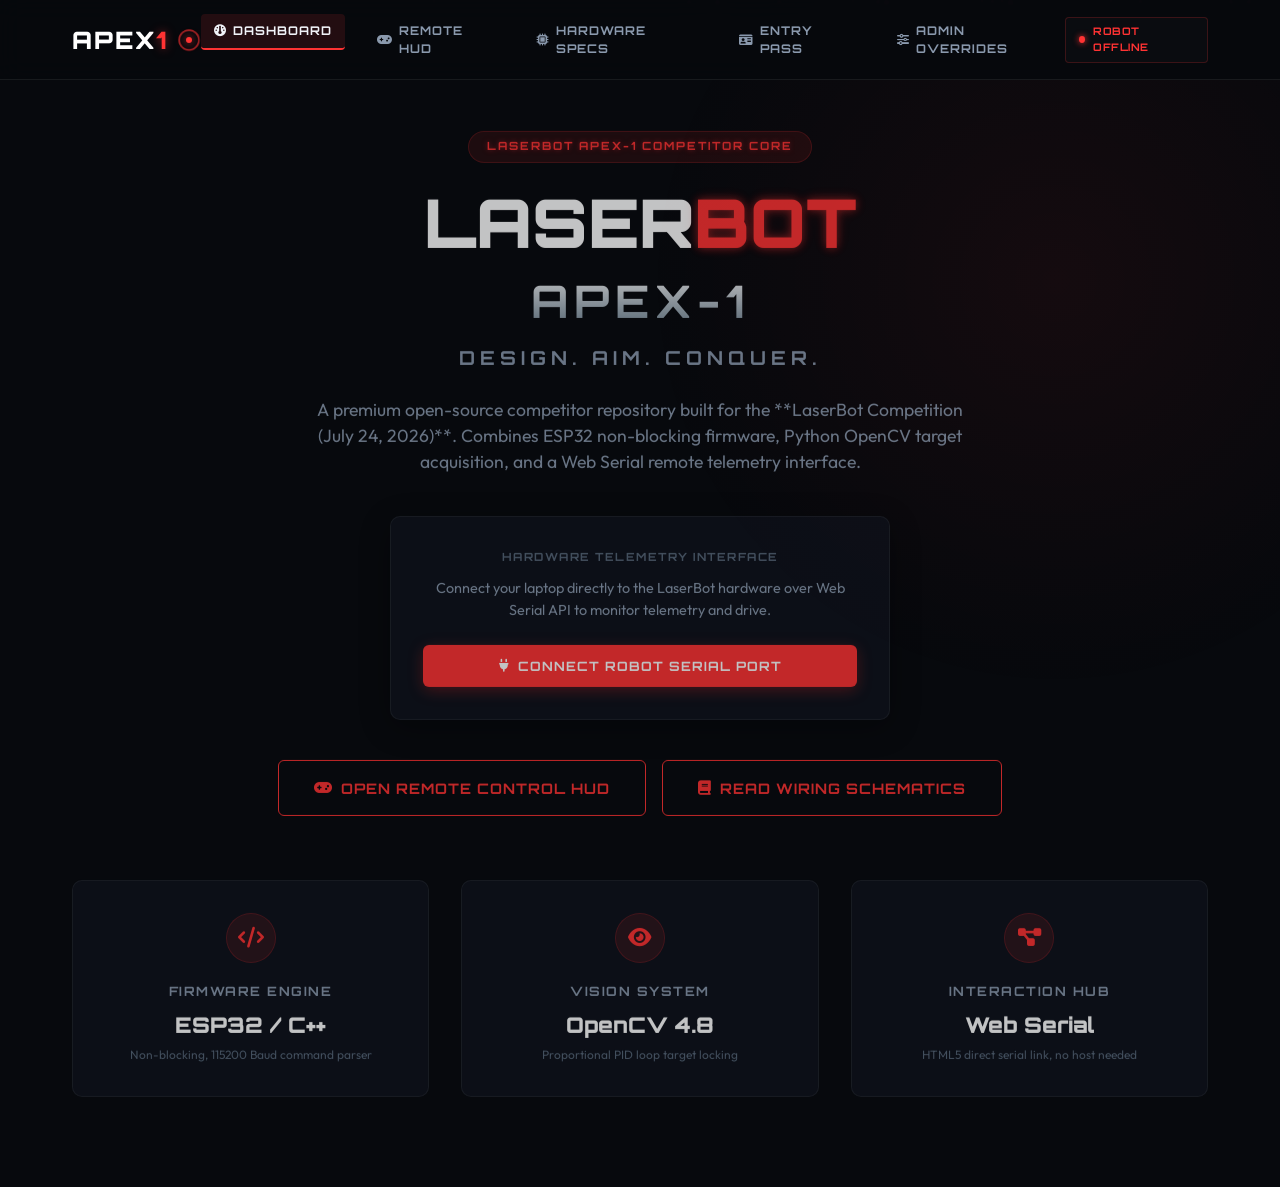
<file: index.html>
<!DOCTYPE html>
<html lang="en">
<head>
  <meta charset="UTF-8">
  <meta http-equiv="refresh" content="0; url=web-control/index.html">
  <title>LaserBot Apex-1 Redirect</title>
</head>
<body>
  <p>Redirecting to the <a href="web-control/index.html">LaserBot Apex-1 Telemetry Dashboard</a>...</p>
</body>
</html>
</file>
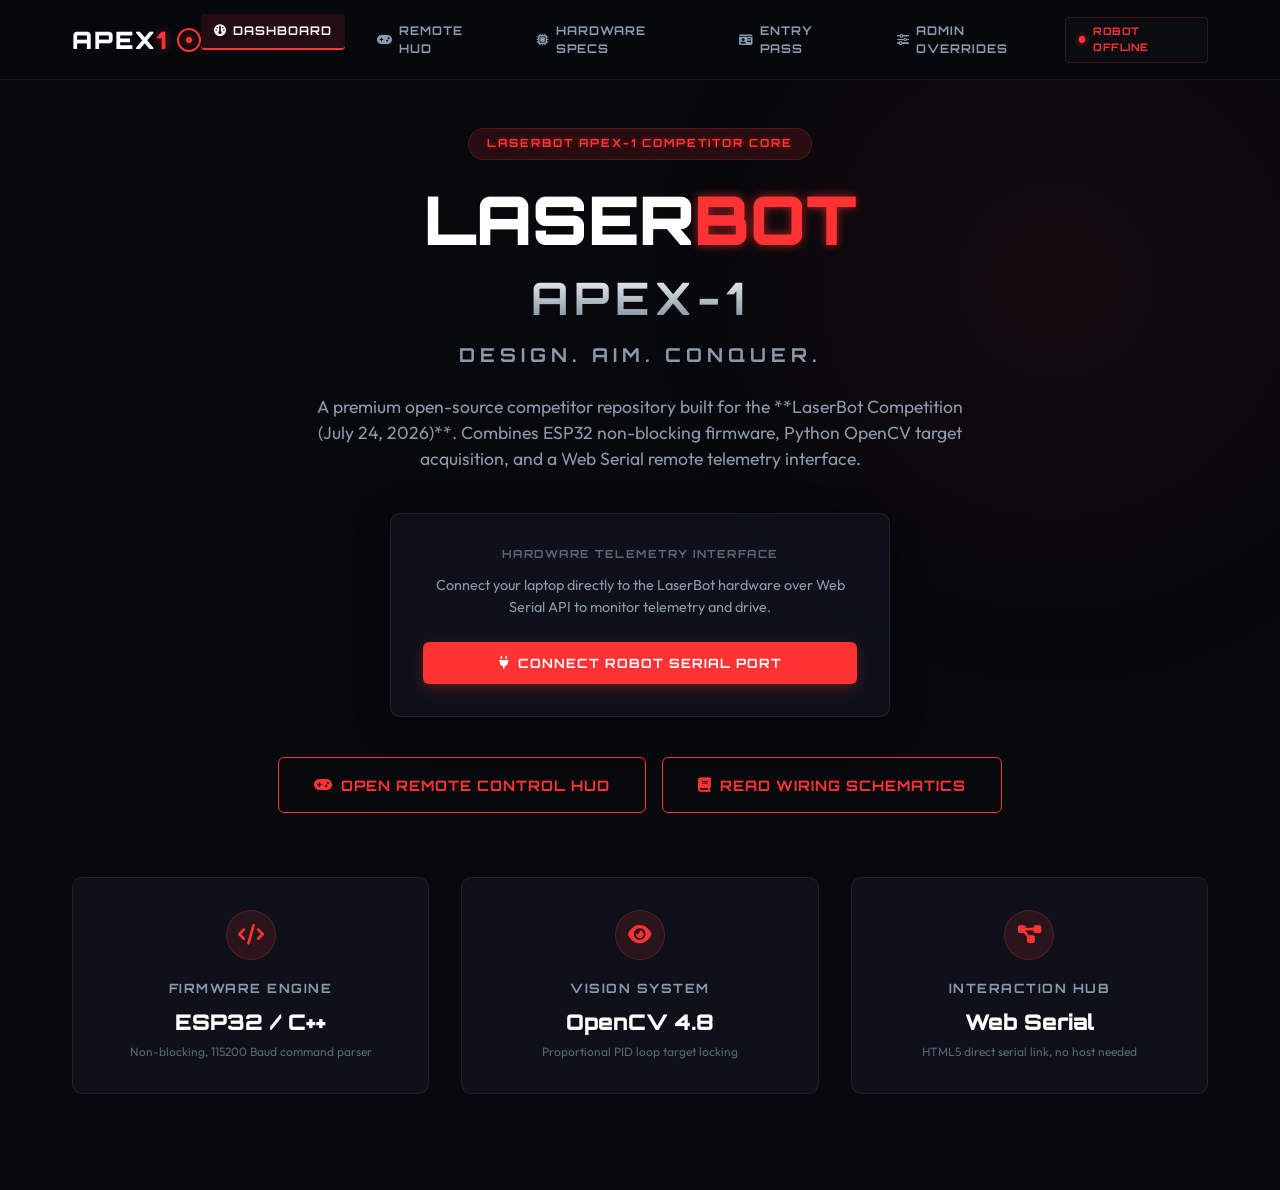
<file: web-control/index.html>
<!DOCTYPE html>
<html lang="en">
<head>
  <meta charset="UTF-8">
  <meta name="viewport" content="width=device-width, initial-scale=1.0">
  <meta name="description" content="LaserBot Apex-1 Dashboard - Competitor Control Hub. Web Serial telemetry interface, target simulator, and hardware configurations.">
  <title>LaserBot Apex-1 | Control Room & Telemetry</title>
  
  <!-- Fonts & Icons -->
  <link rel="preconnect" href="https://fonts.googleapis.com">
  <link rel="preconnect" href="https://fonts.gstatic.com" crossorigin>
  <link href="https://fonts.googleapis.com/css2?family=Orbitron:wght@400;700;900&family=Outfit:wght@300;400;600;700&family=Inter:wght@300;400;600&display=swap" rel="stylesheet">
  <link rel="stylesheet" href="https://cdnjs.cloudflare.com/ajax/libs/font-awesome/6.4.0/css/all.min.css">
  
  <!-- Custom CSS -->
  <link rel="stylesheet" href="css/style.css">
</head>
<body>

  <!-- Particle Background -->
  <div id="particles-container"></div>
  
  <!-- Global Laser Glow Background -->
  <div class="laser-bg-glow"></div>

  <!-- Header & Navigation -->
  <header>
    <div class="header-container">
      <div class="logo" onclick="app.navigateTo('home')">
        <span class="logo-text">APEX<span class="logo-highlight">1</span></span>
        <div class="logo-target-icon">
          <div class="target-ring"></div>
          <div class="target-dot"></div>
        </div>
      </div>
      <nav>
        <ul>
          <li><a href="#home" class="nav-link active" onclick="app.navigateTo('home')"><i class="fa-solid fa-gauge"></i> Dashboard</a></li>
          <li><a href="#control" class="nav-link" onclick="app.navigateTo('control')"><i class="fa-solid fa-gamepad"></i> Remote HUD</a></li>
          <li><a href="#hardware" class="nav-link" onclick="app.navigateTo('hardware')"><i class="fa-solid fa-microchip"></i> Hardware specs</a></li>
          <li><a href="#register" class="nav-link" onclick="app.navigateTo('register')"><i class="fa-solid fa-id-card"></i> Entry Pass</a></li>
          <li><a href="#admin" class="nav-link" onclick="app.navigateTo('admin')"><i class="fa-solid fa-sliders"></i> Admin Overrides</a></li>
        </ul>
      </nav>
      <!-- Telemetry Quick Indicator -->
      <div class="header-serial-status offline" id="serial-status-indicator">
        <span class="status-dot"></span>
        <span class="status-text">ROBOT OFFLINE</span>
      </div>
      <div class="nav-toggle" id="nav-toggle">
        <span></span>
        <span></span>
        <span></span>
      </div>
    </div>
  </header>

  <!-- Notification Container (Toasts) -->
  <div id="toast-container"></div>

  <!-- Main Content Wrappers -->
  <main>
    
    <!-- 1. DASHBOARD VIEW (HOME) -->
    <section id="view-home" class="view-section active">
      <div class="hero-section">
        <div class="hero-badge">LASERBOT APEX-1 COMPETITOR CORE</div>
        <h1 class="hero-title">LASER<span class="text-glow-red">BOT</span><br><span class="title-sub">APEX-1</span></h1>
        <p class="hero-tagline">DESIGN. AIM. CONQUER.</p>
        <p class="hero-description">
          A premium open-source competitor repository built for the **LaserBot Competition (July 24, 2026)**. 
          Combines ESP32 non-blocking firmware, Python OpenCV target acquisition, and a Web Serial remote telemetry interface.
        </p>

        <!-- Connection CTA -->
        <div class="countdown-container dashboard-cta">
          <div class="countdown-title">HARDWARE TELEMETRY INTERFACE</div>
          <p style="font-size: 0.9rem; color: var(--text-secondary); margin-bottom: 1.5rem;">
            Connect your laptop directly to the LaserBot hardware over Web Serial API to monitor telemetry and drive.
          </p>
          <button class="btn btn-primary btn-block glow-on-hover" onclick="app.connectSerial()">
            <i class="fa-solid fa-plug"></i> Connect Robot Serial Port
          </button>
        </div>

        <div class="hero-actions">
          <button class="btn btn-secondary btn-lg" onclick="app.navigateTo('control')">
            <i class="fa-solid fa-gamepad"></i> Open Remote Control HUD
          </button>
          <button class="btn btn-secondary btn-lg" onclick="app.navigateTo('hardware')">
            <i class="fa-solid fa-book"></i> Read Wiring Schematics
          </button>
        </div>
      </div>

      <!-- Quick Info Grid -->
      <div class="info-grid">
        <div class="info-card">
          <div class="info-icon"><i class="fa-solid fa-code"></i></div>
          <h3>FIRMWARE ENGINE</h3>
          <p class="info-val">ESP32 / C++</p>
          <span class="info-note">Non-blocking, 115200 Baud command parser</span>
        </div>
        
        <div class="info-card">
          <div class="info-icon"><i class="fa-solid fa-eye"></i></div>
          <h3>VISION SYSTEM</h3>
          <p class="info-val">OpenCV 4.8</p>
          <span class="info-note">Proportional PID loop target locking</span>
        </div>

        <div class="info-card">
          <div class="info-icon"><i class="fa-solid fa-diagram-project"></i></div>
          <h3>INTERACTION HUB</h3>
          <p class="info-val">Web Serial</p>
          <span class="info-note">HTML5 direct serial link, no host needed</span>
        </div>
      </div>
    </section>

    <!-- 2. REMOTE CONTROL HUD -->
    <section id="view-control" class="view-section">
      <div class="section-header">
        <h2>REMOTE CONTROL <span class="text-glow-red">HUD</span></h2>
        <p>Live steering controls, turret aiming mechanics, and serial transmitter logs</p>
      </div>

      <div class="simulator-layout">
        <!-- Interactive Canvas / Telemetry Screen -->
        <div class="canvas-container">
          <canvas id="simulator-canvas" width="800" height="400"></canvas>
          <div class="canvas-overlay" id="simulator-overlay">
            <div class="overlay-content">
              <h3>OFFLINE SIMULATOR ACTIVE</h3>
              <p>Aiming calibration sandbox. Click below to begin calibration. (Web Serial commands are bypassed during sandbox runs).</p>
              <button class="btn btn-primary" onclick="simulator.startChallenge()">Start Calibration Match</button>
            </div>
          </div>
          
          <!-- Telemetry Overlays -->
          <div class="simulator-hud">
            <div class="hud-item">
              <span class="hud-label">PAN</span>
              <span class="hud-val" id="telemetry-pan">90°</span>
            </div>
            <div class="hud-item">
              <span class="hud-label">TILT</span>
              <span class="hud-val" id="telemetry-tilt">90°</span>
            </div>
            <div class="hud-item">
              <span class="hud-label">LASER</span>
              <span class="hud-val" id="telemetry-laser">OFF</span>
            </div>
          </div>
        </div>

        <!-- Steering Controllers -->
        <div class="controls-panel">
          <div class="control-tab-header">
            <h3>Control Room</h3>
            <span class="badge" id="hud-connection-badge">OFFLINE</span>
          </div>

          <div class="control-group">
            <label for="control-angle">Aim Yaw (Pan Servo): <span id="val-angle">90°</span></label>
            <input type="range" id="control-angle" min="0" max="180" value="90" oninput="app.updateAnglesFromSliders()">
          </div>
          
          <div class="control-group">
            <label for="control-power">Aim Pitch (Tilt Servo): <span id="val-power">90°</span></label>
            <input type="range" id="control-power" min="0" max="180" value="90" oninput="app.updateAnglesFromSliders()">
          </div>

          <div class="hud-divider"></div>

          <!-- Movement Buttons -->
          <div class="steering-keyboard-layout">
            <span class="kbd-label">CHASSIS LOCOMOTION</span>
            <div class="kbd-grid">
              <div></div>
              <div class="kbd-key" id="key-w" data-dir="forward"><i class="fa-solid fa-caret-up"></i><span>W</span></div>
              <div></div>
              <div class="kbd-key" id="key-a" data-dir="left"><i class="fa-solid fa-caret-left"></i><span>A</span></div>
              <div class="kbd-key" id="key-s" data-dir="backward"><i class="fa-solid fa-caret-down"></i><span>S</span></div>
              <div class="kbd-key" id="key-d" data-dir="right"><i class="fa-solid fa-caret-right"></i><span>D</span></div>
            </div>
            <span class="kbd-note">Hold keys to drive, release to stop.</span>
          </div>

          <button id="btn-fire" class="btn btn-danger btn-lg btn-fire-laser" onmousedown="app.laserTrigger(true)" onmouseup="app.laserTrigger(false)">
            <span class="fire-normal"><i class="fa-solid fa-bolt"></i> EMIT LASER (Spacebar)</span>
            <span class="fire-active"><i class="fa-solid fa-radiation fa-fade"></i> LASER ON</span>
          </button>
          
          <!-- Terminal Logs -->
          <div class="serial-terminal">
            <div class="terminal-header">
              <span>Serial Transmitter Logs</span>
              <button onclick="app.clearTerminal()">Clear</button>
            </div>
            <div class="terminal-body" id="serial-terminal-logs">
              [SYSTEM] Web Serial API ready. Connect device to see packet logs...
            </div>
          </div>
        </div>
      </div>
    </section>

    <!-- 3. HARDWARE REFERENCE -->
    <section id="view-hardware" class="view-section">
      <div class="section-header">
        <h2>HARDWARE <span class="text-glow-red">SPECIFICATIONS</span></h2>
        <p>BOM parts list, connection mapping, and electrical layout</p>
      </div>

      <div class="tab-content active" style="background: var(--bg-card); padding: 2.5rem;">
        <div class="hardware-grid-layout">
          <div>
            <h3>Bill of Materials (BOM)</h3>
            <p style="font-size: 0.9rem; color: var(--text-secondary); margin-bottom: 1.5rem;">
              Required parts to construct the LaserBot Apex-1 mobile target aim robot.
            </p>
            <ul class="spec-list">
              <li><strong>Microcontroller:</strong> ESP32 DevKit v1 (30 pins).</li>
              <li><strong>Motor Driver:</strong> L298N H-Bridge Module.</li>
              <li><strong>Chassis Motors:</strong> 2x DC Gearbox Motors (3-6V) with wheels.</li>
              <li><strong>Turret Servos:</strong> 2x SG90 9g Micro Servos (Yaw/Pitch).</li>
              <li><strong>Aiming Module:</strong> 5V Red Laser Diode (<1mW Class 2).</li>
              <li><strong>Laser Switch:</strong> BC547 NPN Transistor + 220Ω Resistor buffer.</li>
              <li><strong>Power Pack:</strong> 2x 18650 Li-ion cells (7.4V output).</li>
            </ul>
          </div>
          <div>
            <h3>Wiring Connections Matrix</h3>
            <div class="table-container" style="border: 1px solid var(--border-color); background: var(--bg-primary);">
              <table class="leaderboard-table" style="font-size: 0.85rem;">
                <thead>
                  <tr>
                    <th>ESP32 GPIO Pin</th>
                    <th>Device</th>
                    <th>Device Pin</th>
                  </tr>
                </thead>
                <tbody>
                  <tr><td>GPIO 12</td><td>L298N Driver</td><td>IN1 (Left Fwd)</td></tr>
                  <tr><td>GPIO 13</td><td>L298N Driver</td><td>IN2 (Left Bwd)</td></tr>
                  <tr><td>GPIO 14</td><td>L298N Driver</td><td>IN3 (Right Fwd)</td></tr>
                  <tr><td>GPIO 27</td><td>L298N Driver</td><td>IN4 (Right Bwd)</td></tr>
                  <tr><td>GPIO 19</td><td>Pan Servo (Yaw)</td><td>Orange/PWM Pin</td></tr>
                  <tr><td>GPIO 18</td><td>Tilt Servo (Pitch)</td><td>Orange/PWM Pin</td></tr>
                  <tr><td>GPIO 23</td><td>BC547 Switch</td><td>Resistor Base (Laser Switch)</td></tr>
                </tbody>
              </table>
            </div>
          </div>
        </div>
      </div>
    </section>

    <!-- 4. ENTRY PASS REGISTRATION -->
    <section id="view-register" class="view-section">
      <div class="section-header">
        <h2>PORTAL <span class="text-glow-red">REGISTRATION PASS</span></h2>
        <p>Compile team configurations and generate a printable entry ticket badge</p>
      </div>

      <div class="registration-layout">
        <!-- Form Container -->
        <div class="form-container-card">
          <form id="registration-form" onsubmit="app.handleRegistration(event)">
            <h3>Team Registration Details</h3>
            
            <div class="form-row">
              <div class="form-control-group">
                <label for="reg-team-name">Registered Team Name <span class="required">*</span></label>
                <input type="text" id="reg-team-name" required placeholder="Enter team name">
              </div>
              <div class="form-control-group">
                <label for="reg-institution">Institution / Department <span class="required">*</span></label>
                <input type="text" id="reg-institution" required placeholder="e.g. Department of Physical Science">
              </div>
            </div>

            <div class="form-row">
              <div class="form-control-group">
                <label for="reg-leader-name">Team Leader Full Name <span class="required">*</span></label>
                <input type="text" id="reg-leader-name" required placeholder="Leader's name">
              </div>
              <div class="form-control-group">
                <label for="reg-leader-email">Leader Email Address <span class="required">*</span></label>
                <input type="email" id="reg-leader-email" required placeholder="leader@domain.com">
              </div>
            </div>

            <div class="form-row">
              <div class="form-control-group">
                <label for="reg-leader-phone">Contact Phone Number <span class="required">*</span></label>
                <input type="tel" id="reg-leader-phone" required placeholder="e.g. +94 XXXXXXXXX" pattern="[0-9+\s-]{8,15}">
              </div>
              <div class="form-control-group">
                <label for="reg-member-count">Additional Team Members (Max 4)</label>
                <select id="reg-member-count" onchange="app.renderMemberFields()">
                  <option value="0">None (Individual Registration)</option>
                  <option value="1">1 Member</option>
                  <option value="2">2 Members</option>
                  <option value="3">3 Members</option>
                  <option value="4">4 Members</option>
                </select>
              </div>
            </div>

            <!-- Dynamic Team Members Container -->
            <div id="dynamic-members-container"></div>

            <button type="submit" class="btn btn-primary btn-block glow-on-hover mt-3">
              <i class="fa-solid fa-arrow-right-to-bracket"></i> GENERATE ENTRY PASS TICKET
            </button>
          </form>
        </div>

        <!-- Ticket / Confirmation Sidebar -->
        <div class="confirmation-sidebar">
          <div class="ticket-status-box" id="ticket-status-box">
            <div class="empty-state">
              <i class="fa-solid fa-ticket-simple"></i>
              <h4>No Entry Ticket Compiled</h4>
              <p>Complete the form on the left to compile your LaserBot Competition entry badge.</p>
            </div>
            
            <div class="ticket-wrapper hidden" id="ticket-wrapper">
              <div class="ticket-card" id="printable-ticket">
                <div class="ticket-header">
                  <div class="logo">LASER<span>BOT</span></div>
                  <div class="badge">COMPETITOR</div>
                </div>
                
                <div class="ticket-body">
                  <div class="ticket-info-row">
                    <div class="ticket-field">
                      <span class="field-label">TEAM ENTRY NAME</span>
                      <span class="field-val" id="ticket-team-name">APEX AIMERS</span>
                    </div>
                    <div class="ticket-field text-right">
                      <span class="field-label">ROBOT ID</span>
                      <span class="field-val code-font" id="ticket-id">LB-78923</span>
                    </div>
                  </div>

                  <div class="ticket-info-row">
                    <div class="ticket-field">
                      <span class="field-label">LEADER / PILOT</span>
                      <span class="field-val" id="ticket-leader">Jane Doe</span>
                    </div>
                    <div class="ticket-field text-right">
                      <span class="field-label">CREW SIZE</span>
                      <span class="field-val" id="ticket-members">5 Total</span>
                    </div>
                  </div>

                  <div class="ticket-info-row">
                    <div class="ticket-field">
                      <span class="field-label">INSTITUTION</span>
                      <span class="field-val" id="ticket-institution">Physical Science</span>
                    </div>
                    <div class="ticket-field text-right">
                      <span class="field-label">EVENT DATE</span>
                      <span class="field-val code-font">24-JULY-2026</span>
                    </div>
                  </div>
                  
                  <div class="ticket-footer">
                    <div class="ticket-barcode">
                      <div class="barcode-lines" id="ticket-barcode-lines"></div>
                      <span class="barcode-text" id="ticket-barcode-text">LB-2026-908123</span>
                    </div>
                    <div class="ticket-qrcode">
                      <div class="qr-grid" id="ticket-qr-grid"></div>
                    </div>
                  </div>
                </div>
              </div>
              <div class="ticket-actions">
                <button class="btn btn-secondary btn-block" onclick="app.printTicket()"><i class="fa-solid fa-print"></i> Print Ticket Pass</button>
                <button class="btn btn-danger btn-block" onclick="app.resetRegistration()"><i class="fa-solid fa-trash-can"></i> Reset Ticket</button>
              </div>
            </div>
          </div>
        </div>
      </div>
    </section>

    <!-- 5. ADMIN CONTROLS (LEADERBOARD) -->
    <section id="view-admin" class="view-section">
      <div class="section-header">
        <h2>LEADERBOARD & <span class="text-glow-red">ADMIN OVERRIDES</span></h2>
        <p>Log calibration run results, filter timings, and export session data</p>
      </div>

      <div class="admin-grid">
        <!-- Sidebar Database Controls -->
        <div class="admin-sidebar-card">
          <h3>Session Metrics</h3>
          
          <div class="db-stats">
            <div class="stat-card">
              <span class="stat-num" id="stat-total-teams">0</span>
              <span class="stat-lbl">Registered Runs</span>
            </div>
            <div class="stat-card">
              <span class="stat-num" id="stat-best-time">00.00s</span>
              <span class="stat-lbl">Record Activation Time</span>
            </div>
          </div>

          <div class="admin-action-list">
            <h4>Export Timings Database</h4>
            <div class="btn-group-stacked">
              <button class="btn btn-secondary" onclick="admin.exportJSON()"><i class="fa-solid fa-file-code"></i> Export JSON</button>
              <button class="btn btn-secondary" onclick="admin.exportCSV()"><i class="fa-solid fa-file-csv"></i> Export CSV</button>
            </div>

            <h4 class="mt-4">Leaderboard Controls</h4>
            <button class="btn btn-danger btn-block" onclick="admin.openScoreModal()"><i class="fa-solid fa-plus"></i> Add Manual Score Run</button>
            
            <h4 class="mt-4">Reset Defaults</h4>
            <button class="btn btn-outline-danger btn-block" onclick="admin.resetSystemData()"><i class="fa-solid fa-power-off"></i> Reset Data</button>
          </div>
        </div>

        <!-- Database List -->
        <div class="admin-main-card">
          <h3>Logged Run Timings</h3>
          
          <div class="admin-table-container">
            <table class="admin-table">
              <thead>
                <tr>
                  <th>Rank</th>
                  <th>Team Name</th>
                  <th>Institution / Affiliation</th>
                  <th>Activation Time</th>
                  <th>Type</th>
                  <th style="text-align: right;">Delete</th>
                </tr>
              </thead>
              <tbody id="admin-tbody-registrations">
                <!-- Loaded dynamically -->
              </tbody>
            </table>
          </div>
        </div>
      </div>

      <!-- Add Score Modal -->
      <div class="modal-overlay" id="score-modal">
        <div class="modal-card">
          <div class="modal-header">
            <h3>Add Custom Score Run</h3>
            <button class="modal-close" onclick="admin.closeScoreModal()">&times;</button>
          </div>
          <div class="modal-body">
            <div class="form-control-group">
              <label for="modal-team-name">Team Name</label>
              <input type="text" id="modal-team-name" placeholder="Enter team name">
            </div>
            <div class="form-control-group">
              <label for="modal-institution">Institution</label>
              <input type="text" id="modal-institution" placeholder="e.g. Department of Physical Science">
            </div>
            <div class="form-control-group">
              <label for="modal-run-time">Target Activation Time (seconds)</label>
              <input type="number" id="modal-run-time" step="0.01" min="1.00" max="600.00" placeholder="e.g. 14.52">
            </div>
            <div class="form-control-group">
              <label for="modal-run-type">Match Run Type</label>
              <select id="modal-run-type">
                <option value="verified">Verified Arena Match</option>
                <option value="simulator">Simulator Training Run</option>
              </select>
            </div>
          </div>
          <div class="modal-footer">
            <button class="btn btn-secondary" onclick="admin.closeScoreModal()">Cancel</button>
            <button class="btn btn-success" onclick="admin.submitCustomScore()">Save Run</button>
          </div>
        </div>
      </div>
    </section>

  </main>

  <!-- Core Javascript -->
  <script src="js/app.js"></script>
  <script src="js/simulator.js"></script>
  <script src="js/admin.js"></script>
</body>
</html>
</file>
<file: web-control/css/style.css>
/* ==========================================================================
   LASERBOT APEX-1 - TELEMETRY REMOTE HUD STYLE (VANILLA CSS)
   ========================================================================== */

/* 1. CSS VARIABLES & SYSTEM RESET */
:root {
  --bg-primary: #07090d;
  --bg-secondary: #0c0e14;
  --bg-card: rgba(18, 22, 33, 0.7);
  --bg-input: #0f121a;
  
  --primary-red: #ff3333;
  --primary-red-hover: #ff1a1a;
  --primary-red-glow: rgba(255, 51, 51, 0.5);
  --primary-red-glow-subtle: rgba(255, 51, 51, 0.12);
  
  --text-primary: #f0f3f8;
  --text-secondary: #8a99ad;
  --text-muted: #576678;
  
  --color-success: #00e676;
  --color-success-glow: rgba(0, 230, 118, 0.35);
  --color-warning: #ffb300;
  
  --border-color: rgba(255, 255, 255, 0.07);
  --border-glow: rgba(255, 51, 51, 0.22);
  
  --font-title: 'Orbitron', sans-serif;
  --font-body: 'Outfit', sans-serif;
  --font-mono: 'Inter', monospace;
  
  --transition-smooth: all 0.25s cubic-bezier(0.25, 0.8, 0.25, 1);
  --glass-shadow: 0 8px 32px 0 rgba(0, 0, 0, 0.45);
  --neon-shadow: 0 0 15px var(--primary-red-glow);
}

* {
  margin: 0;
  padding: 0;
  box-sizing: border-box;
}

body {
  background-color: var(--bg-primary);
  color: var(--text-primary);
  font-family: var(--font-body);
  line-height: 1.5;
  overflow-x: hidden;
  position: relative;
  min-height: 100vh;
}

/* Particles background overlay */
#particles-container {
  position: fixed;
  top: 0;
  left: 0;
  width: 100%;
  height: 100%;
  z-index: 0;
  pointer-events: none;
  overflow: hidden;
}

.particle {
  position: absolute;
  background-color: var(--primary-red);
  border-radius: 50%;
  opacity: 0.12;
  animation: drift linear infinite;
}

@keyframes drift {
  0% { transform: translateY(100vh) translateX(0) scale(0.8); opacity: 0; }
  10% { opacity: 0.2; }
  90% { opacity: 0.2; }
  100% { transform: translateY(-10vh) translateX(80px) scale(1.2); opacity: 0; }
}

.laser-bg-glow {
  position: fixed;
  top: -15%;
  right: -15%;
  width: 65vw;
  height: 65vw;
  background: radial-gradient(circle, rgba(255, 51, 51, 0.06) 0%, rgba(7, 9, 13, 0) 70%);
  z-index: 0;
  pointer-events: none;
}

/* Scrollbars */
::-webkit-scrollbar { width: 6px; }
::-webkit-scrollbar-track { background: var(--bg-primary); }
::-webkit-scrollbar-thumb { background: var(--bg-card); border-radius: 3px; }
::-webkit-scrollbar-thumb:hover { background: var(--primary-red-glow); }

/* Global Utilities */
.text-glow-red {
  color: var(--primary-red);
  text-shadow: 0 0 8px var(--primary-red-glow), 0 0 15px rgba(255, 51, 51, 0.2);
}

.code-font {
  font-family: var(--font-mono);
  letter-spacing: 0.5px;
}

.hidden { display: none !important; }
.disabled { opacity: 0.45; pointer-events: none; }
.mt-3 { margin-top: 1.5rem; }
.mt-4 { margin-top: 2rem; }
.text-right { text-align: right; }

/* Buttons */
.btn {
  display: inline-flex;
  align-items: center;
  justify-content: center;
  gap: 8px;
  padding: 0.75rem 1.5rem;
  border-radius: 6px;
  font-family: var(--font-title);
  font-weight: 700;
  font-size: 0.8rem;
  letter-spacing: 1px;
  text-transform: uppercase;
  cursor: pointer;
  transition: var(--transition-smooth);
  border: 1px solid transparent;
  outline: none;
}

.btn-lg { padding: 1.1rem 2.2rem; font-size: 0.9rem; }
.btn-sm { padding: 0.4rem 0.8rem; font-size: 0.7rem; }
.btn-block { width: 100%; }

.btn-primary {
  background-color: var(--primary-red);
  color: #fff;
  box-shadow: 0 4px 15px rgba(255, 51, 51, 0.3);
}
.btn-primary:hover {
  background-color: var(--primary-red-hover);
  box-shadow: 0 6px 18px var(--primary-red-glow);
  transform: translateY(-2px);
}

.btn-secondary {
  background-color: transparent;
  border-color: var(--primary-red);
  color: var(--primary-red);
}
.btn-secondary:hover {
  background-color: var(--primary-red-glow-subtle);
  box-shadow: 0 0 10px var(--primary-red-glow);
  transform: translateY(-2px);
}

.btn-danger { background-color: #d32f2f; color: #fff; }
.btn-danger:hover { background-color: #f44336; }

.btn-success { background-color: var(--color-success); color: #000; font-weight: 900; }
.btn-success:hover { background-color: #69f0ae; box-shadow: 0 4px 15px var(--color-success-glow); }

.btn-outline-danger {
  background: transparent;
  border-color: rgba(211, 47, 47, 0.4);
  color: #ff5252;
}
.btn-outline-danger:hover {
  background: rgba(211, 47, 47, 0.1);
  border-color: #ff5252;
}

.glow-on-hover {
  position: relative;
  z-index: 1;
  overflow: hidden;
}
.glow-on-hover::before {
  content: '';
  position: absolute;
  top: 0;
  left: -100%;
  width: 100%;
  height: 100%;
  background: linear-gradient(90deg, transparent, rgba(255, 255, 255, 0.15), transparent);
  transition: 0.5s;
  z-index: -1;
}
.glow-on-hover:hover::before { left: 100%; }

/* Navigation */
header {
  position: sticky;
  top: 0;
  z-index: 100;
  background-color: rgba(7, 9, 13, 0.85);
  backdrop-filter: blur(12px);
  border-bottom: 1px solid var(--border-color);
  height: 80px;
}

.header-container {
  max-width: 1200px;
  margin: 0 auto;
  height: 100%;
  display: flex;
  justify-content: space-between;
  align-items: center;
  padding: 0 2rem;
}

.logo {
  display: flex;
  align-items: center;
  gap: 10px;
  cursor: pointer;
}

.logo-text {
  font-family: var(--font-title);
  font-weight: 900;
  font-size: 1.5rem;
  letter-spacing: 2px;
  color: #fff;
}

.logo-highlight {
  color: var(--primary-red);
  text-shadow: 0 0 10px var(--primary-red-glow);
}

.logo-target-icon {
  position: relative;
  width: 24px;
  height: 24px;
}

.target-ring {
  width: 100%;
  height: 100%;
  border: 2px solid var(--primary-red);
  border-radius: 50%;
  animation: pulse-ring 2s infinite linear;
}

.target-dot {
  position: absolute;
  top: 50%;
  left: 50%;
  width: 6px;
  height: 6px;
  background-color: var(--primary-red);
  border-radius: 50%;
  transform: translate(-50%, -50%);
  box-shadow: 0 0 8px var(--primary-red);
}

@keyframes pulse-ring {
  0% { transform: scale(0.85); opacity: 0.5; }
  50% { transform: scale(1.1); opacity: 1; }
  100% { transform: scale(0.85); opacity: 0.5; }
}

nav ul {
  display: flex;
  list-style: none;
  gap: 1.2rem;
}

nav a {
  text-decoration: none;
  color: var(--text-secondary);
  font-family: var(--font-title);
  font-weight: 700;
  font-size: 0.75rem;
  letter-spacing: 1px;
  text-transform: uppercase;
  padding: 0.5rem 0.8rem;
  border-radius: 4px;
  transition: var(--transition-smooth);
  display: flex;
  align-items: center;
  gap: 6px;
}

nav a:hover, nav a.active {
  color: var(--text-primary);
  background-color: var(--primary-red-glow-subtle);
  border-bottom: 2px solid var(--primary-red);
}

.header-serial-status {
  display: inline-flex;
  align-items: center;
  gap: 8px;
  background-color: rgba(255,255,255,0.02);
  border: 1px solid var(--border-color);
  padding: 0.4rem 0.8rem;
  border-radius: 4px;
  font-family: var(--font-title);
  font-size: 0.65rem;
  font-weight: 700;
  letter-spacing: 0.5px;
}

.header-serial-status .status-dot {
  width: 7px;
  height: 7px;
  border-radius: 50%;
  background-color: var(--text-muted);
}

.header-serial-status.online {
  border-color: rgba(0, 230, 118, 0.3);
  color: var(--color-success);
}
.header-serial-status.online .status-dot {
  background-color: var(--color-success);
  box-shadow: 0 0 6px var(--color-success);
  animation: blink 1.5s infinite;
}

.header-serial-status.offline {
  border-color: rgba(255, 51, 51, 0.2);
  color: var(--primary-red);
}
.header-serial-status.offline .status-dot {
  background-color: var(--primary-red);
  box-shadow: 0 0 6px var(--primary-red);
}

@keyframes blink { 50% { opacity: 0.3; } }

.nav-toggle {
  display: none;
  flex-direction: column;
  gap: 5px;
  cursor: pointer;
}
.nav-toggle span {
  width: 24px;
  height: 3px;
  background-color: var(--text-primary);
  transition: var(--transition-smooth);
}

/* Toast Container */
#toast-container {
  position: fixed;
  top: 95px;
  right: 20px;
  z-index: 1000;
  display: flex;
  flex-direction: column;
  gap: 10px;
  max-width: 320px;
}

.toast {
  background-color: rgba(12, 14, 20, 0.95);
  border-left: 4px solid var(--primary-red);
  color: var(--text-primary);
  padding: 0.8rem 1.1rem;
  border-radius: 4px;
  box-shadow: var(--glass-shadow);
  display: flex;
  align-items: center;
  gap: 10px;
  font-size: 0.85rem;
  transform: translateX(120%);
  animation: slide-in 0.35s forwards cubic-bezier(0.175, 0.885, 0.32, 1.2);
}

.toast.success { border-left-color: var(--color-success); }
.toast.error { border-left-color: var(--primary-red); }
.toast.removing { animation: slide-out 0.25s forwards ease-in; }

@keyframes slide-in { to { transform: translateX(0); } }
@keyframes slide-out { to { transform: translateX(120%); opacity: 0; } }

/* Main Views */
main {
  position: relative;
  z-index: 1;
  max-width: 1200px;
  margin: 0 auto;
  padding: 3rem 2rem;
  min-height: calc(100vh - 80px);
}

.view-section {
  display: none;
  animation: fade-view 0.4s ease forwards;
}

.view-section.active { display: block; }

@keyframes fade-view {
  from { opacity: 0; transform: translateY(12px); }
  to { opacity: 1; transform: translateY(0); }
}

.section-header { text-align: center; margin-bottom: 3rem; }
.section-header h2 { font-family: var(--font-title); font-weight: 900; font-size: 2.2rem; letter-spacing: 1px; margin-bottom: 0.4rem; }
.section-header p { color: var(--text-secondary); font-size: 1rem; }

/* Dashboard View */
.hero-section {
  text-align: center;
  max-width: 800px;
  margin: 0 auto 4rem auto;
  display: flex;
  flex-direction: column;
  align-items: center;
}

.hero-badge {
  background: var(--primary-red-glow-subtle);
  border: 1px solid var(--border-glow);
  color: var(--primary-red);
  font-family: var(--font-title);
  font-weight: 700;
  font-size: 0.7rem;
  letter-spacing: 2px;
  padding: 0.4rem 1.1rem;
  border-radius: 50px;
  margin-bottom: 1.5rem;
  text-shadow: 0 0 5px var(--primary-red-glow);
}

.hero-title {
  font-family: var(--font-title);
  font-weight: 900;
  font-size: 4.2rem;
  line-height: 1.05;
  color: #fff;
  margin-bottom: 1rem;
}

.hero-title .title-sub {
  font-size: 2.8rem;
  letter-spacing: 6px;
  font-weight: 700;
  background: linear-gradient(180deg, #fff 0%, #708595 100%);
  -webkit-background-clip: text;
  -webkit-text-fill-color: transparent;
}

.hero-tagline {
  font-family: var(--font-title);
  font-weight: 700;
  font-size: 1.2rem;
  letter-spacing: 5px;
  color: var(--text-secondary);
  margin-bottom: 1.5rem;
}

.hero-description {
  font-size: 1.1rem;
  color: var(--text-secondary);
  margin-bottom: 2.5rem;
  max-width: 650px;
}

.dashboard-cta {
  background: var(--bg-card);
  border: 1px solid var(--border-color);
  box-shadow: var(--glass-shadow);
  padding: 2rem;
  border-radius: 10px;
  width: 100%;
  max-width: 500px;
  margin-bottom: 2.5rem;
  backdrop-filter: blur(10px);
}

.countdown-title {
  font-family: var(--font-title);
  font-size: 0.7rem;
  letter-spacing: 1.5px;
  color: var(--text-muted);
  margin-bottom: 0.8rem;
  font-weight: 700;
}

.hero-actions { display: flex; gap: 1rem; justify-content: center; flex-wrap: wrap; }

/* Grid Cards */
.info-grid {
  display: grid;
  grid-template-columns: repeat(auto-fit, minmax(280px, 1fr));
  gap: 2rem;
  margin-bottom: 3rem;
}

.info-card {
  background: var(--bg-card);
  border: 1px solid var(--border-color);
  border-radius: 10px;
  padding: 2rem 1.5rem;
  text-align: center;
  transition: var(--transition-smooth);
  backdrop-filter: blur(10px);
  position: relative;
  overflow: hidden;
}

.info-card::before {
  content: '';
  position: absolute;
  bottom: 0;
  left: 0;
  width: 100%;
  height: 2px;
  background: linear-gradient(90deg, transparent, var(--primary-red), transparent);
  transform: scaleX(0);
  transition: var(--transition-smooth);
}

.info-card:hover {
  transform: translateY(-5px);
  border-color: var(--border-glow);
}

.info-card:hover::before { transform: scaleX(1); }

.info-icon {
  width: 50px;
  height: 50px;
  border-radius: 50%;
  background: var(--primary-red-glow-subtle);
  border: 1px solid var(--border-glow);
  display: flex;
  align-items: center;
  justify-content: center;
  margin: 0 auto 1.2rem auto;
  font-size: 1.3rem;
  color: var(--primary-red);
}

.info-card h3 { font-family: var(--font-title); font-size: 0.8rem; letter-spacing: 1.5px; color: var(--text-secondary); margin-bottom: 0.5rem; }
.info-val { font-family: var(--font-title); font-size: 1.35rem; font-weight: 900; color: #fff; margin-bottom: 0.3rem; }
.info-note { font-size: 0.75rem; color: var(--text-muted); display: block; }

/* Control HUD View Layout */
.simulator-layout {
  display: grid;
  grid-template-columns: 1.2fr 0.8fr;
  gap: 2rem;
}

.canvas-container {
  position: relative;
  border: 1px solid var(--border-glow);
  border-radius: 10px;
  overflow: hidden;
  box-shadow: 0 4px 20px rgba(0, 0, 0, 0.4);
  background-color: #030406;
  height: 400px;
}

#simulator-canvas { display: block; width: 100%; height: 100%; }

.canvas-overlay {
  position: absolute;
  top: 0;
  left: 0;
  width: 100%;
  height: 100%;
  background-color: rgba(7, 9, 13, 0.92);
  display: flex;
  align-items: center;
  justify-content: center;
  text-align: center;
  z-index: 5;
  transition: var(--transition-smooth);
}

.canvas-overlay.hidden { opacity: 0; pointer-events: none; }
.overlay-content h3 { font-family: var(--font-title); font-size: 1.5rem; margin-bottom: 0.5rem; }
.overlay-content p { color: var(--text-secondary); max-width: 400px; margin-bottom: 1.5rem; font-size: 0.9rem; }

.simulator-hud {
  position: absolute;
  top: 15px;
  left: 15px;
  right: 15px;
  display: flex;
  justify-content: space-between;
  pointer-events: none;
  z-index: 2;
}

.hud-item {
  background-color: rgba(7, 9, 13, 0.85);
  border: 1px solid var(--border-color);
  padding: 0.4rem 0.8rem;
  border-radius: 4px;
  display: flex;
  align-items: center;
  gap: 6px;
}

.hud-label { font-family: var(--font-title); font-size: 0.6rem; font-weight: 700; color: var(--text-muted); }
.hud-val { font-family: var(--font-mono); font-size: 0.85rem; font-weight: 700; color: var(--color-success); }
#telemetry-laser.active { color: var(--primary-red); }

.controls-panel {
  background: var(--bg-card);
  border: 1px solid var(--border-color);
  border-radius: 10px;
  padding: 1.5rem;
  display: flex;
  flex-direction: column;
  gap: 1.2rem;
  backdrop-filter: blur(10px);
}

.control-tab-header {
  display: flex;
  justify-content: space-between;
  align-items: center;
  border-bottom: 1px solid var(--border-color);
  padding-bottom: 0.6rem;
}

.control-tab-header h3 { font-family: var(--font-title); font-size: 0.95rem; text-transform: uppercase; }

.control-tab-header .badge {
  background-color: rgba(255, 51, 51, 0.1);
  color: var(--primary-red);
  border: 1px solid rgba(255, 51, 51, 0.2);
  padding: 0.2rem 0.5rem;
  border-radius: 4px;
  font-family: var(--font-title);
  font-size: 0.65rem;
  font-weight: 700;
}

.control-tab-header .badge.connected {
  background-color: rgba(0, 230, 118, 0.1);
  color: var(--color-success);
  border-color: rgba(0, 230, 118, 0.2);
}

.control-group { display: flex; flex-direction: column; gap: 5px; }

.control-group label {
  font-family: var(--font-title);
  font-size: 0.7rem;
  color: var(--text-secondary);
  font-weight: 700;
  display: flex;
  justify-content: space-between;
}

.control-group label span { color: var(--primary-red); font-family: var(--font-mono); }

.control-group input[type="range"] {
  -webkit-appearance: none;
  width: 100%;
  height: 5px;
  background: var(--bg-input);
  border-radius: 3px;
  outline: none;
}

.control-group input[type="range"]::-webkit-slider-thumb {
  -webkit-appearance: none;
  width: 16px;
  height: 16px;
  border-radius: 50%;
  background: var(--primary-red);
  cursor: pointer;
  box-shadow: 0 0 8px var(--primary-red-glow);
}

.hud-divider { height: 1px; background-color: var(--border-color); }

/* Chassis Locomotion Keyboard layout visualizer */
.steering-keyboard-layout {
  display: flex;
  flex-direction: column;
  align-items: center;
  gap: 6px;
}

.kbd-label { font-family: var(--font-title); font-size: 0.6rem; color: var(--text-muted); font-weight: 700; letter-spacing: 0.5px; }

.kbd-grid {
  display: grid;
  grid-template-columns: repeat(3, 1fr);
  gap: 6px;
  width: 150px;
}

.kbd-key {
  aspect-ratio: 1;
  background-color: var(--bg-input);
  border: 1px solid var(--border-color);
  border-radius: 4px;
  display: flex;
  flex-direction: column;
  align-items: center;
  justify-content: center;
  font-family: var(--font-title);
  font-size: 0.85rem;
  color: var(--text-secondary);
  cursor: pointer;
  transition: var(--transition-smooth);
}

.kbd-key i { font-size: 0.75rem; margin-bottom: 2px; }
.kbd-key span { font-size: 0.6rem; color: var(--text-muted); font-weight: 700; }

.kbd-key:hover, .kbd-key.active {
  background-color: var(--primary-red-glow-subtle);
  border-color: var(--primary-red);
  color: var(--primary-red);
}

.kbd-note { font-size: 0.7rem; color: var(--text-muted); }

.btn-fire-laser { padding: 0.85rem; font-size: 0.85rem; }
.btn-fire-laser .fire-active { display: none; }
.btn-fire-laser.firing { background-color: var(--primary-red); box-shadow: 0 0 15px var(--primary-red-glow); }
.btn-fire-laser.firing .fire-normal { display: none; }
.btn-fire-laser.firing .fire-active { display: inline-flex; }

/* Logs Terminal */
.serial-terminal {
  background-color: #030508;
  border: 1px solid var(--border-color);
  border-radius: 6px;
  overflow: hidden;
  font-family: var(--font-mono);
  font-size: 0.75rem;
}

.terminal-header {
  background-color: rgba(255,255,255,0.02);
  border-bottom: 1px solid var(--border-color);
  padding: 0.4rem 0.8rem;
  display: flex;
  justify-content: space-between;
  align-items: center;
  color: var(--text-muted);
  font-family: var(--font-title);
  font-size: 0.65rem;
  font-weight: 700;
}

.terminal-header button {
  background: none;
  border: none;
  color: var(--text-secondary);
  cursor: pointer;
  font-size: 0.65rem;
}
.terminal-header button:hover { color: #fff; }

.terminal-body {
  padding: 0.8rem;
  height: 110px;
  overflow-y: auto;
  color: var(--text-secondary);
  white-space: pre-wrap;
  display: flex;
  flex-direction: column;
  gap: 2px;
}

.terminal-line { margin: 0; line-height: 1.4; }
.terminal-line.out { color: var(--color-success); }
.terminal-line.err { color: var(--primary-red); }
.terminal-line.sys { color: var(--text-muted); }

/* Hardware Spec Page */
.hardware-grid-layout {
  display: grid;
  grid-template-columns: 1fr 1fr;
  gap: 3rem;
  align-items: flex-start;
}

.hardware-grid-layout h3 { font-family: var(--font-title); font-size: 1.2rem; margin-bottom: 1rem; color: var(--primary-red); }

.spec-list { list-style: none; }
.spec-list li { position: relative; padding-left: 20px; margin-bottom: 1rem; color: var(--text-secondary); }
.spec-list li strong { color: var(--text-primary); }
.spec-list li::before { content: '⚡'; position: absolute; left: 0; color: var(--primary-red); }

.leaderboard-table {
  width: 100%;
  border-collapse: collapse;
}
.leaderboard-table th, .leaderboard-table td { padding: 0.8rem 1rem; border-bottom: 1px solid var(--border-color); }
.leaderboard-table th { font-family: var(--font-title); font-size: 0.65rem; color: var(--text-muted); letter-spacing: 0.5px; text-align: left; }
.leaderboard-table td { color: var(--text-secondary); }

/* Registration view & pass ticket card */
.registration-layout { display: grid; grid-template-columns: 1.2fr 0.8fr; gap: 2.5rem; }
.form-container-card { background: var(--bg-card); border: 1px solid var(--border-color); border-radius: 10px; padding: 2rem; }
.form-container-card h3 { font-family: var(--font-title); font-size: 1.15rem; margin-bottom: 1.5rem; border-bottom: 1px solid var(--border-color); padding-bottom: 0.6rem; }
.form-row { display: flex; gap: 1.2rem; margin-bottom: 1rem; }
.form-control-group { display: flex; flex-direction: column; gap: 5px; flex: 1; }
.form-control-group label { font-size: 0.75rem; color: var(--text-secondary); font-weight: 700; }
.form-control-group label .required { color: var(--primary-red); }

.form-control-group input, .form-control-group select {
  background-color: var(--bg-input);
  border: 1px solid var(--border-color);
  border-radius: 6px;
  padding: 0.75rem;
  color: #fff;
  font-family: var(--font-body);
  outline: none;
}
.form-control-group input:focus, .form-control-group select:focus { border-color: var(--primary-red); }

.dynamic-member-block { border-top: 1px dashed var(--border-color); margin-top: 1.5rem; padding-top: 1.2rem; }
.dynamic-member-block h4 { font-family: var(--font-title); font-size: 0.85rem; color: var(--primary-red); margin-bottom: 1rem; }

.confirmation-sidebar { display: flex; flex-direction: column; }
.ticket-status-box { background: var(--bg-card); border: 1px solid var(--border-color); border-radius: 10px; padding: 2rem; height: 100%; display: flex; flex-direction: column; justify-content: center; }
.empty-state { text-align: center; }
.empty-state i { font-size: 2.5rem; color: var(--text-muted); margin-bottom: 1rem; }
.empty-state h4 { font-family: var(--font-title); font-size: 1rem; margin-bottom: 0.5rem; }
.empty-state p { color: var(--text-secondary); font-size: 0.85rem; }

.ticket-wrapper { display: flex; flex-direction: column; gap: 1.2rem; }
.ticket-card { background: linear-gradient(135deg, #151a24 0%, #0a0d14 100%); border: 1px solid var(--border-glow); border-radius: 10px; overflow: hidden; position: relative; }
.ticket-card::before, .ticket-card::after { content: ''; position: absolute; top: 50%; width: 14px; height: 14px; background-color: var(--bg-primary); border-radius: 50%; transform: translateY(-50%); z-index: 2; }
.ticket-card::before { left: -7px; border-right: 1px solid var(--border-glow); }
.ticket-card::after { right: -7px; border-left: 1px solid var(--border-glow); }

.ticket-header { background-color: rgba(255, 51, 51, 0.08); border-bottom: 1px dashed var(--border-glow); padding: 1rem 1.2rem; display: flex; justify-content: space-between; align-items: center; }
.ticket-header .logo { font-family: var(--font-title); font-weight: 900; font-size: 1rem; letter-spacing: 0.5px; }
.ticket-header .logo span { color: var(--primary-red); }
.ticket-header .badge { background-color: var(--primary-red); color: #fff; font-family: var(--font-title); font-weight: 700; font-size: 0.6rem; padding: 0.2rem 0.5rem; border-radius: 3px; }

.ticket-body { padding: 1.2rem; display: flex; flex-direction: column; gap: 1rem; }
.ticket-info-row { display: flex; justify-content: space-between; }
.ticket-field { display: flex; flex-direction: column; }
.field-label { font-size: 0.55rem; color: var(--text-muted); font-family: var(--font-title); font-weight: 700; }
.field-val { font-size: 0.85rem; font-weight: 700; color: #fff; margin-top: 2px; }

.ticket-footer { border-top: 1px solid rgba(255,255,255,0.05); padding-top: 1rem; display: flex; justify-content: space-between; align-items: center; }
.ticket-barcode { display: flex; flex-direction: column; gap: 3px; }
.barcode-lines { display: flex; height: 30px; }
.barcode-bar { background-color: #fff; margin-right: 1px; }
.barcode-text { font-family: var(--font-mono); font-size: 0.55rem; color: var(--text-muted); }
.ticket-qrcode { width: 44px; height: 44px; background-color: #fff; padding: 3px; border-radius: 3px; }
.qr-grid { display: grid; grid-template-columns: repeat(10, 1fr); gap: 1px; width: 100%; height: 100%; }
.qr-dot { background-color: #000; }
.qr-dot.white { background-color: #fff; }
.ticket-actions { display: flex; flex-direction: column; gap: 0.6rem; }

/* Admin View Grid */
.admin-grid { display: grid; grid-template-columns: 0.7fr 1.3fr; gap: 2rem; }
.admin-sidebar-card, .admin-main-card { background: var(--bg-card); border: 1px solid var(--border-color); border-radius: 10px; padding: 1.8rem; }
.admin-sidebar-card h3, .admin-main-card h3 { font-family: var(--font-title); font-size: 1rem; margin-bottom: 1.2rem; border-bottom: 1px solid var(--border-color); padding-bottom: 0.5rem; text-transform: uppercase; }

.db-stats { display: grid; grid-template-columns: 1fr; gap: 0.8rem; margin-bottom: 1.5rem; }
.stat-card { background-color: var(--bg-primary); border: 1px solid var(--border-color); border-radius: 6px; padding: 1rem; display: flex; flex-direction: column; align-items: center; }
.stat-num { font-family: var(--font-title); font-weight: 900; font-size: 1.6rem; color: var(--primary-red); }
.stat-lbl { font-size: 0.7rem; color: var(--text-secondary); margin-top: 2px; }

.admin-action-list h4 { font-family: var(--font-title); font-size: 0.7rem; color: var(--text-muted); margin-bottom: 0.6rem; text-transform: uppercase; }
.btn-group-stacked { display: flex; flex-direction: column; gap: 0.6rem; }
.admin-table-container { overflow-x: auto; }
.admin-table { width: 100%; border-collapse: collapse; }
.admin-table th, .admin-table td { padding: 0.8rem; font-size: 0.85rem; border-bottom: 1px solid var(--border-color); }
.admin-table th { font-family: var(--font-title); font-size: 0.7rem; color: var(--text-muted); text-transform: uppercase; text-align: left; }
.admin-table tr:hover { background-color: rgba(255, 255, 255, 0.01); }

/* Modals */
.modal-overlay { position: fixed; top: 0; left: 0; width: 100%; height: 100%; background-color: rgba(7, 9, 13, 0.85); backdrop-filter: blur(8px); z-index: 1000; display: none; align-items: center; justify-content: center; }
.modal-overlay.active { display: flex; }
.modal-card { background: var(--bg-secondary); border: 1px solid var(--border-glow); width: 100%; max-width: 440px; border-radius: 10px; box-shadow: var(--glass-shadow); }
.modal-header { padding: 1.2rem; border-bottom: 1px solid var(--border-color); display: flex; justify-content: space-between; align-items: center; }
.modal-header h3 { font-family: var(--font-title); font-size: 1rem; color: #fff; }
.modal-close { background: none; border: none; color: var(--text-muted); font-size: 1.3rem; cursor: pointer; }
.modal-body { padding: 1.5rem; display: flex; flex-direction: column; gap: 1rem; }
.modal-footer { padding: 1rem 1.5rem; border-top: 1px solid var(--border-color); display: flex; justify-content: flex-end; gap: 10px; }

/* Responsive adjustments */
@media (max-width: 992px) {
  .simulator-layout, .registration-layout, .admin-grid, .hardware-grid-layout { grid-template-columns: 1fr; gap: 2rem; }
}

@media (max-width: 768px) {
  header { height: 70px; }
  .header-container { padding: 0 1.2rem; }
  .nav-toggle { display: flex; }
  nav { position: fixed; top: 70px; left: 0; width: 100%; background-color: var(--bg-secondary); border-bottom: 1px solid var(--border-color); padding: 1.5rem; display: none; z-index: 99; }
  nav.active { display: block; }
  nav ul { flex-direction: column; gap: 0.8rem; }
  nav a { padding: 0.7rem 1rem; font-size: 0.85rem; }
  .hero-title { font-size: 3rem; }
  .hero-title .title-sub { font-size: 2rem; letter-spacing: 3px; }
  .form-row { flex-direction: column; gap: 1rem; }
}

@media print {
  body * { visibility: hidden; }
  #printable-ticket, #printable-ticket * { visibility: visible; }
  #printable-ticket { position: absolute; left: 0; top: 0; width: 100%; border: 1px solid #000; background: #fff !important; color: #000 !important; }
  .ticket-header { background-color: #f0f0f0 !important; border-bottom-color: #000 !important; }
  .ticket-header .logo { color: #000 !important; }
  .ticket-header .badge { background-color: #000 !important; color: #fff !important; }
  .field-val, .barcode-text { color: #000 !important; }
  .barcode-bar, .qr-dot { background-color: #000 !important; }
}
</file>
